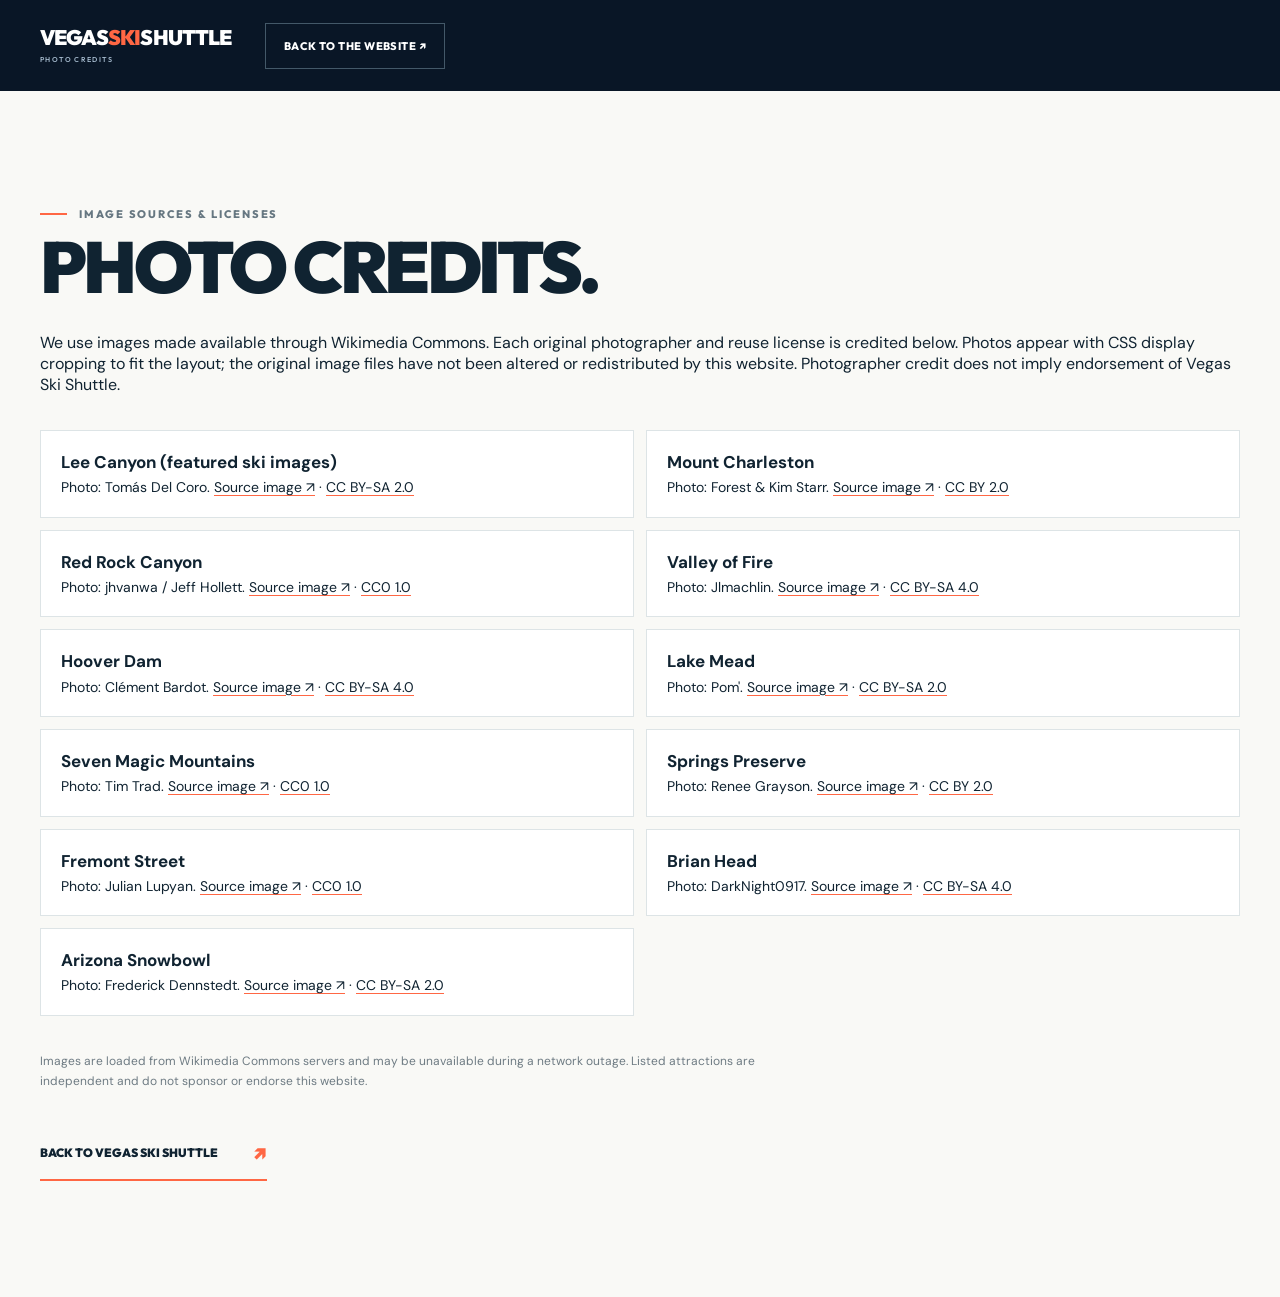
<file: photo-credits.html>
<!doctype html><html lang="en"><head><meta charset="utf-8"><meta name="viewport" content="width=device-width,initial-scale=1"><meta name="theme-color" content="#0a1627"><title>Photo Credits | Vegas Ski Shuttle</title><link rel="stylesheet" href="style.css"><link href="https://fonts.googleapis.com/css2?family=DM+Sans:wght@400;600;700&family=Outfit:wght@600;800;900&display=swap" rel="stylesheet"></head><body><header class="site-header"><div class="container nav-inner"><a href="index.html" class="brand"><span class="brand-copy"><strong>VEGAS<span>SKI</span>SHUTTLE</strong><small>PHOTO CREDITS</small></span></a><a class="nav-cta" href="index.html">BACK TO THE WEBSITE ↗</a></div></header><main class="credits-page section"><div class="container"><div class="eyebrow dark"><span class="eyebrow-line"></span> IMAGE SOURCES & LICENSES</div><h1>PHOTO CREDITS.</h1><p>We use images made available through Wikimedia Commons. Each original photographer and reuse license is credited below. Photos appear with CSS display cropping to fit the layout; the original image files have not been altered or redistributed by this website. Photographer credit does not imply endorsement of Vegas Ski Shuttle.</p><ul class="credits-list"><li><strong>Lee Canyon (featured ski images)</strong>Photo: Tomás Del Coro. <a target="_blank" rel="noopener noreferrer" href="https://commons.wikimedia.org/wiki/File:Las_Vegas_Ski_and_Snowboard_Resort_%288328257365%29.jpg">Source image ↗</a> · <a target="_blank" rel="noopener noreferrer" href="https://creativecommons.org/licenses/by-sa/2.0/">CC BY-SA 2.0</a></li><li><strong>Mount Charleston</strong>Photo: Forest &amp; Kim Starr. <a target="_blank" rel="noopener noreferrer" href="https://commons.wikimedia.org/wiki/File:Starr-071225-0654-Pinus_sp-habit_with_Forest_and_Kim_on_sled_in_snow-Spring_Mountains_National_Recreation_Area-Nevada_%2831145555180%29.jpg">Source image ↗</a> · <a target="_blank" rel="noopener noreferrer" href="https://creativecommons.org/licenses/by/2.0/">CC BY 2.0</a></li><li><strong>Red Rock Canyon</strong>Photo: jhvanwa / Jeff Hollett. <a target="_blank" rel="noopener noreferrer" href="https://commons.wikimedia.org/wiki/File:Red_Rock_Canyon_in_NV.jpg">Source image ↗</a> · <a target="_blank" rel="noopener noreferrer" href="https://creativecommons.org/publicdomain/zero/1.0/">CC0 1.0</a></li><li><strong>Valley of Fire</strong>Photo: Jlmachlin. <a target="_blank" rel="noopener noreferrer" href="https://commons.wikimedia.org/wiki/File:Valley_of_Fire%2C_National_Natural_Landmark%2C_Nevada.jpg">Source image ↗</a> · <a target="_blank" rel="noopener noreferrer" href="https://creativecommons.org/licenses/by-sa/4.0/">CC BY-SA 4.0</a></li><li><strong>Hoover Dam</strong>Photo: Clément Bardot. <a target="_blank" rel="noopener noreferrer" href="https://commons.wikimedia.org/wiki/File:Hoover_Dam%2C_Nevada.jpg">Source image ↗</a> · <a target="_blank" rel="noopener noreferrer" href="https://creativecommons.org/licenses/by-sa/4.0/">CC BY-SA 4.0</a></li><li><strong>Lake Mead</strong>Photo: Pom&#x27;. <a target="_blank" rel="noopener noreferrer" href="https://commons.wikimedia.org/wiki/File:Lake_Mead%2C_Nevada%2C_USA_%2851116649314%29.jpg">Source image ↗</a> · <a target="_blank" rel="noopener noreferrer" href="https://creativecommons.org/licenses/by-sa/2.0/">CC BY-SA 2.0</a></li><li><strong>Seven Magic Mountains</strong>Photo: Tim Trad. <a target="_blank" rel="noopener noreferrer" href="https://commons.wikimedia.org/wiki/File:One_Magic_Mountain_%28Unsplash%29.jpg">Source image ↗</a> · <a target="_blank" rel="noopener noreferrer" href="https://creativecommons.org/publicdomain/zero/1.0/">CC0 1.0</a></li><li><strong>Springs Preserve</strong>Photo: Renee Grayson. <a target="_blank" rel="noopener noreferrer" href="https://commons.wikimedia.org/wiki/File:Springs_Preserve.jpg">Source image ↗</a> · <a target="_blank" rel="noopener noreferrer" href="https://creativecommons.org/licenses/by/2.0/">CC BY 2.0</a></li><li><strong>Fremont Street</strong>Photo: Julian Lupyan. <a target="_blank" rel="noopener noreferrer" href="https://commons.wikimedia.org/wiki/File:The_Fremont_Street_Experience.jpg">Source image ↗</a> · <a target="_blank" rel="noopener noreferrer" href="https://creativecommons.org/publicdomain/zero/1.0/">CC0 1.0</a></li><li><strong>Brian Head</strong>Photo: DarkNight0917. <a target="_blank" rel="noopener noreferrer" href="https://commons.wikimedia.org/wiki/File:Brian_Head_Dec_2023_02.jpg">Source image ↗</a> · <a target="_blank" rel="noopener noreferrer" href="https://creativecommons.org/licenses/by-sa/4.0/">CC BY-SA 4.0</a></li><li><strong>Arizona Snowbowl</strong>Photo: Frederick Dennstedt. <a target="_blank" rel="noopener noreferrer" href="https://commons.wikimedia.org/wiki/File:Snowbowl_Skilift%2C_2008.jpg">Source image ↗</a> · <a target="_blank" rel="noopener noreferrer" href="https://creativecommons.org/licenses/by-sa/2.0/">CC BY-SA 2.0</a></li></ul><p class="fineprint">Images are loaded from Wikimedia Commons servers and may be unavailable during a network outage. Listed attractions are independent and do not sponsor or endorse this website.</p><a class="text-link" href="index.html">BACK TO VEGAS SKI SHUTTLE <span>↗</span></a></div></main></body></html>
</file>
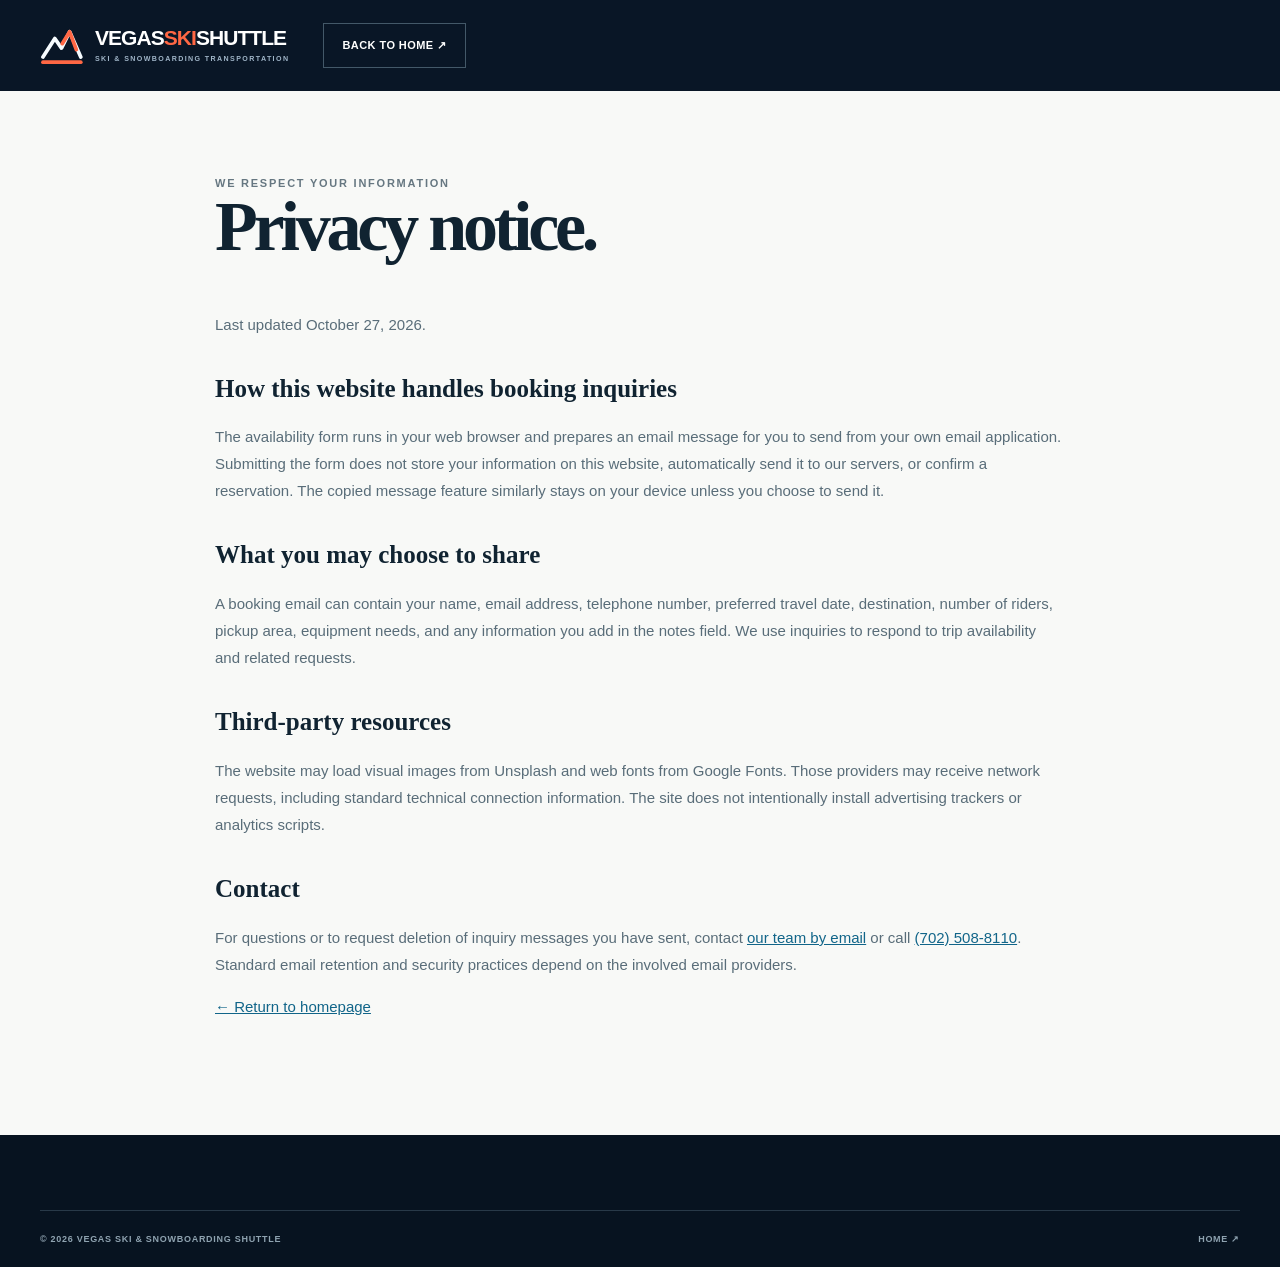
<file: privacy.html>
<!doctype html><html lang="en"><head><meta charset="utf-8"><meta name="viewport" content="width=device-width,initial-scale=1"><title>Privacy | Vegas Ski & Snowboarding Shuttle</title><meta name="robots" content="index,follow"><link rel="stylesheet" href="style.css"><link rel="icon" href="assets/favicon.svg" type="image/svg+xml"></head><body><header class="site-header"><div class="container nav-inner"><a class="brand" href="index.html"><span class="brand-mark" aria-hidden="true"><svg viewBox="0 0 58 53" fill="none"><path d="M4 42 20 17l9 13L40 8l15 34" stroke="#F7FCFF" stroke-width="5" stroke-linecap="round" stroke-linejoin="round"/><path d="m30 24 10-16 9 24" stroke="#FF6744" stroke-width="5" stroke-linecap="round" stroke-linejoin="round"/><path d="M4 49h51" stroke="#FF6744" stroke-width="5" stroke-linecap="round"/></svg></span><span class="brand-copy"><strong>VEGAS<span>SKI</span>SHUTTLE</strong><small>SKI & SNOWBOARDING TRANSPORTATION</small></span></a><a class="nav-cta" href="index.html">BACK TO HOME ↗</a></div></header><main class="legal-shell"><div class="container legal-content"><div class="eyebrow dark">WE RESPECT YOUR INFORMATION</div><h1>Privacy notice.</h1><p>Last updated October 27, 2026.</p><h2>How this website handles booking inquiries</h2><p>The availability form runs in your web browser and prepares an email message for you to send from your own email application. Submitting the form does not store your information on this website, automatically send it to our servers, or confirm a reservation. The copied message feature similarly stays on your device unless you choose to send it.</p><h2>What you may choose to share</h2><p>A booking email can contain your name, email address, telephone number, preferred travel date, destination, number of riders, pickup area, equipment needs, and any information you add in the notes field. We use inquiries to respond to trip availability and related requests.</p><h2>Third-party resources</h2><p>The website may load visual images from Unsplash and web fonts from Google Fonts. Those providers may receive network requests, including standard technical connection information. The site does not intentionally install advertising trackers or analytics scripts.</p><h2>Contact</h2><p>For questions or to request deletion of inquiry messages you have sent, contact <a href="mailto:Booking@ski.vegas?subject=Vegas%20Ski%20Shuttle%20Privacy">our team by email</a> or call <a href="tel:+17025088110">(702) 508-8110</a>. Standard email retention and security practices depend on the involved email providers.</p><p><a href="index.html">← Return to homepage</a></p></div></main><footer class="site-footer"><div class="container footer-bottom"><span>© 2026 VEGAS SKI & SNOWBOARDING SHUTTLE</span><a href="index.html">HOME ↗</a></div></footer></body></html>
</file>
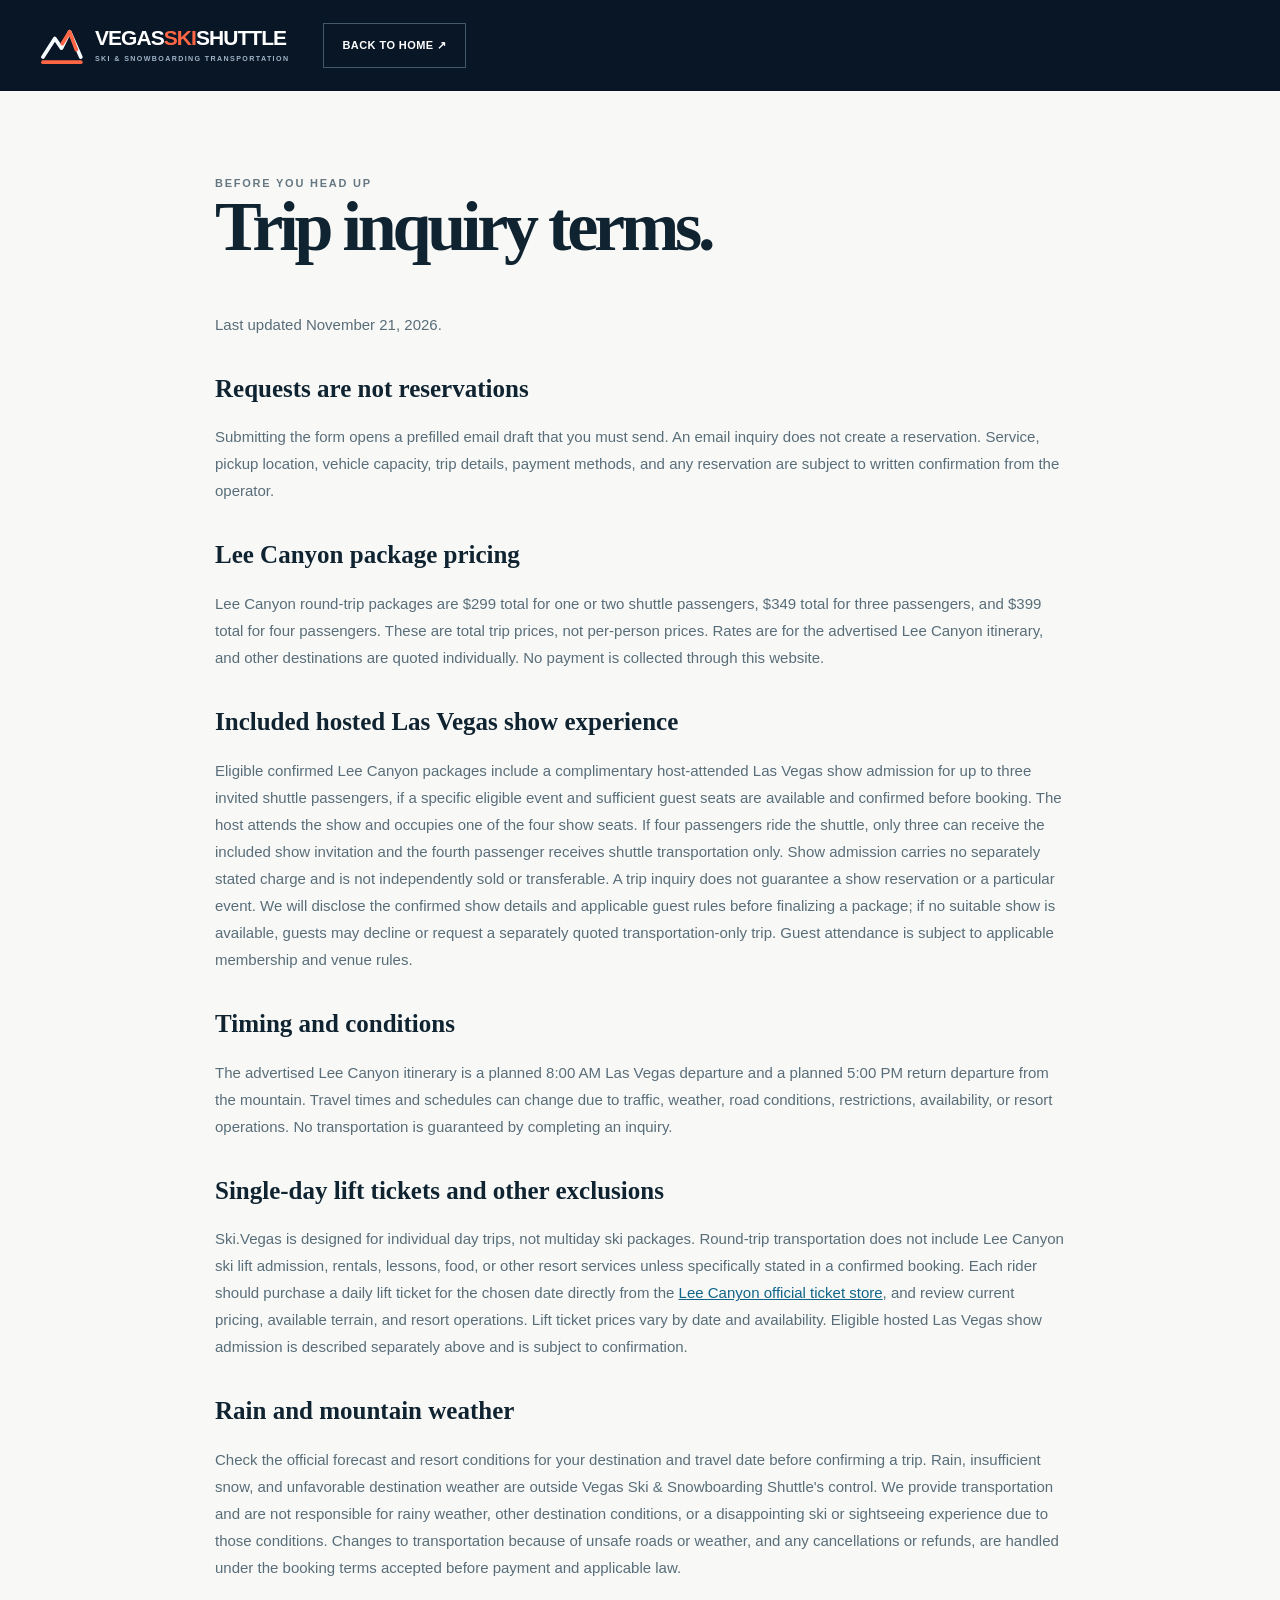
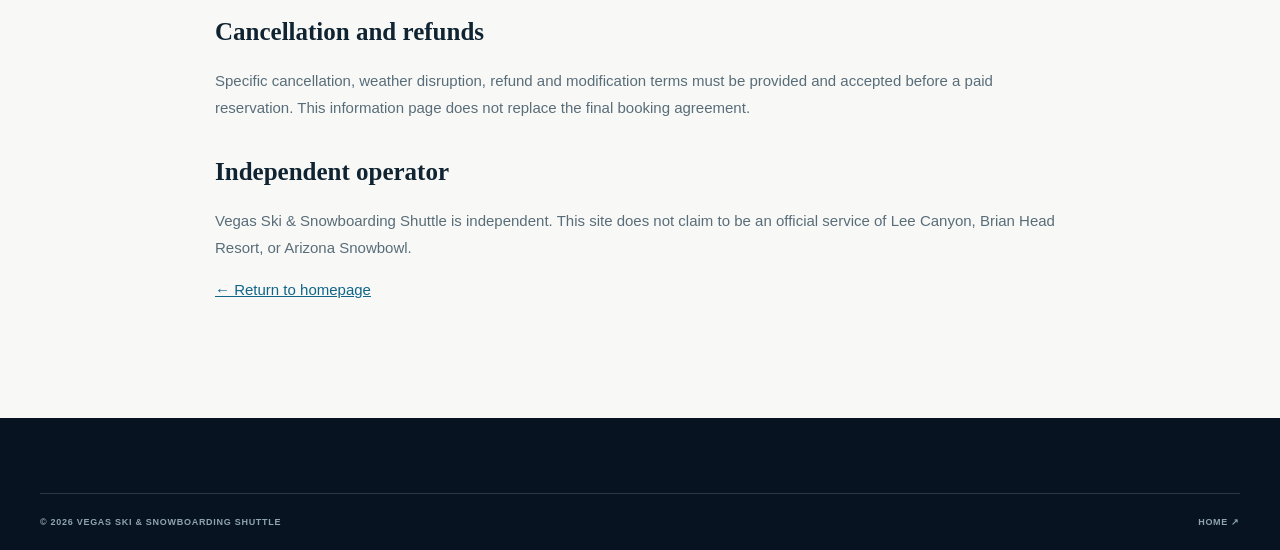
<file: terms.html>
<!doctype html><html lang="en"><head><meta charset="utf-8"><meta name="viewport" content="width=device-width,initial-scale=1"><title>Trip Inquiry Terms | Vegas Ski & Snowboarding Shuttle</title><link rel="stylesheet" href="style.css"><link rel="icon" href="assets/favicon.svg" type="image/svg+xml"></head><body><header class="site-header"><div class="container nav-inner"><a class="brand" href="index.html"><span class="brand-mark" aria-hidden="true"><svg viewBox="0 0 58 53" fill="none"><path d="M4 42 20 17l9 13L40 8l15 34" stroke="#F7FCFF" stroke-width="5" stroke-linecap="round" stroke-linejoin="round"/><path d="m30 24 10-16 9 24" stroke="#FF6744" stroke-width="5" stroke-linecap="round" stroke-linejoin="round"/><path d="M4 49h51" stroke="#FF6744" stroke-width="5" stroke-linecap="round"/></svg></span><span class="brand-copy"><strong>VEGAS<span>SKI</span>SHUTTLE</strong><small>SKI & SNOWBOARDING TRANSPORTATION</small></span></a><a class="nav-cta" href="index.html">BACK TO HOME ↗</a></div></header><main class="legal-shell"><div class="container legal-content"><div class="eyebrow dark">BEFORE YOU HEAD UP</div><h1>Trip inquiry terms.</h1><p>Last updated November 21, 2026.</p><h2>Requests are not reservations</h2><p>Submitting the form opens a prefilled email draft that you must send. An email inquiry does not create a reservation. Service, pickup location, vehicle capacity, trip details, payment methods, and any reservation are subject to written confirmation from the operator.</p><h2>Lee Canyon package pricing</h2><p>Lee Canyon round-trip packages are $299 total for one or two shuttle passengers, $349 total for three passengers, and $399 total for four passengers. These are total trip prices, not per-person prices. Rates are for the advertised Lee Canyon itinerary, and other destinations are quoted individually. No payment is collected through this website.</p><h2>Included hosted Las Vegas show experience</h2><p>Eligible confirmed Lee Canyon packages include a complimentary host-attended Las Vegas show admission for up to three invited shuttle passengers, if a specific eligible event and sufficient guest seats are available and confirmed before booking. The host attends the show and occupies one of the four show seats. If four passengers ride the shuttle, only three can receive the included show invitation and the fourth passenger receives shuttle transportation only. Show admission carries no separately stated charge and is not independently sold or transferable. A trip inquiry does not guarantee a show reservation or a particular event. We will disclose the confirmed show details and applicable guest rules before finalizing a package; if no suitable show is available, guests may decline or request a separately quoted transportation-only trip. Guest attendance is subject to applicable membership and venue rules.</p><h2>Timing and conditions</h2><p>The advertised Lee Canyon itinerary is a planned 8:00 AM Las Vegas departure and a planned 5:00 PM return departure from the mountain. Travel times and schedules can change due to traffic, weather, road conditions, restrictions, availability, or resort operations. No transportation is guaranteed by completing an inquiry.</p><h2>Single-day lift tickets and other exclusions</h2><p>Ski.Vegas is designed for individual day trips, not multiday ski packages. Round-trip transportation does not include Lee Canyon ski lift admission, rentals, lessons, food, or other resort services unless specifically stated in a confirmed booking. Each rider should purchase a daily lift ticket for the chosen date directly from the <a href="https://store.leecanyonlv.com/">Lee Canyon official ticket store</a>, and review current pricing, available terrain, and resort operations. Lift ticket prices vary by date and availability. Eligible hosted Las Vegas show admission is described separately above and is subject to confirmation.</p><h2>Rain and mountain weather</h2><p>Check the official forecast and resort conditions for your destination and travel date before confirming a trip. Rain, insufficient snow, and unfavorable destination weather are outside Vegas Ski &amp; Snowboarding Shuttle's control. We provide transportation and are not responsible for rainy weather, other destination conditions, or a disappointing ski or sightseeing experience due to those conditions. Changes to transportation because of unsafe roads or weather, and any cancellations or refunds, are handled under the booking terms accepted before payment and applicable law.</p><h2>Cancellation and refunds</h2><p>Specific cancellation, weather disruption, refund and modification terms must be provided and accepted before a paid reservation. This information page does not replace the final booking agreement.</p><h2>Independent operator</h2><p>Vegas Ski & Snowboarding Shuttle is independent. This site does not claim to be an official service of Lee Canyon, Brian Head Resort, or Arizona Snowbowl.</p><p><a href="index.html">← Return to homepage</a></p></div></main><footer class="site-footer"><div class="container footer-bottom"><span>© 2026 VEGAS SKI & SNOWBOARDING SHUTTLE</span><a href="index.html">HOME ↗</a></div></footer></body></html>
</file>
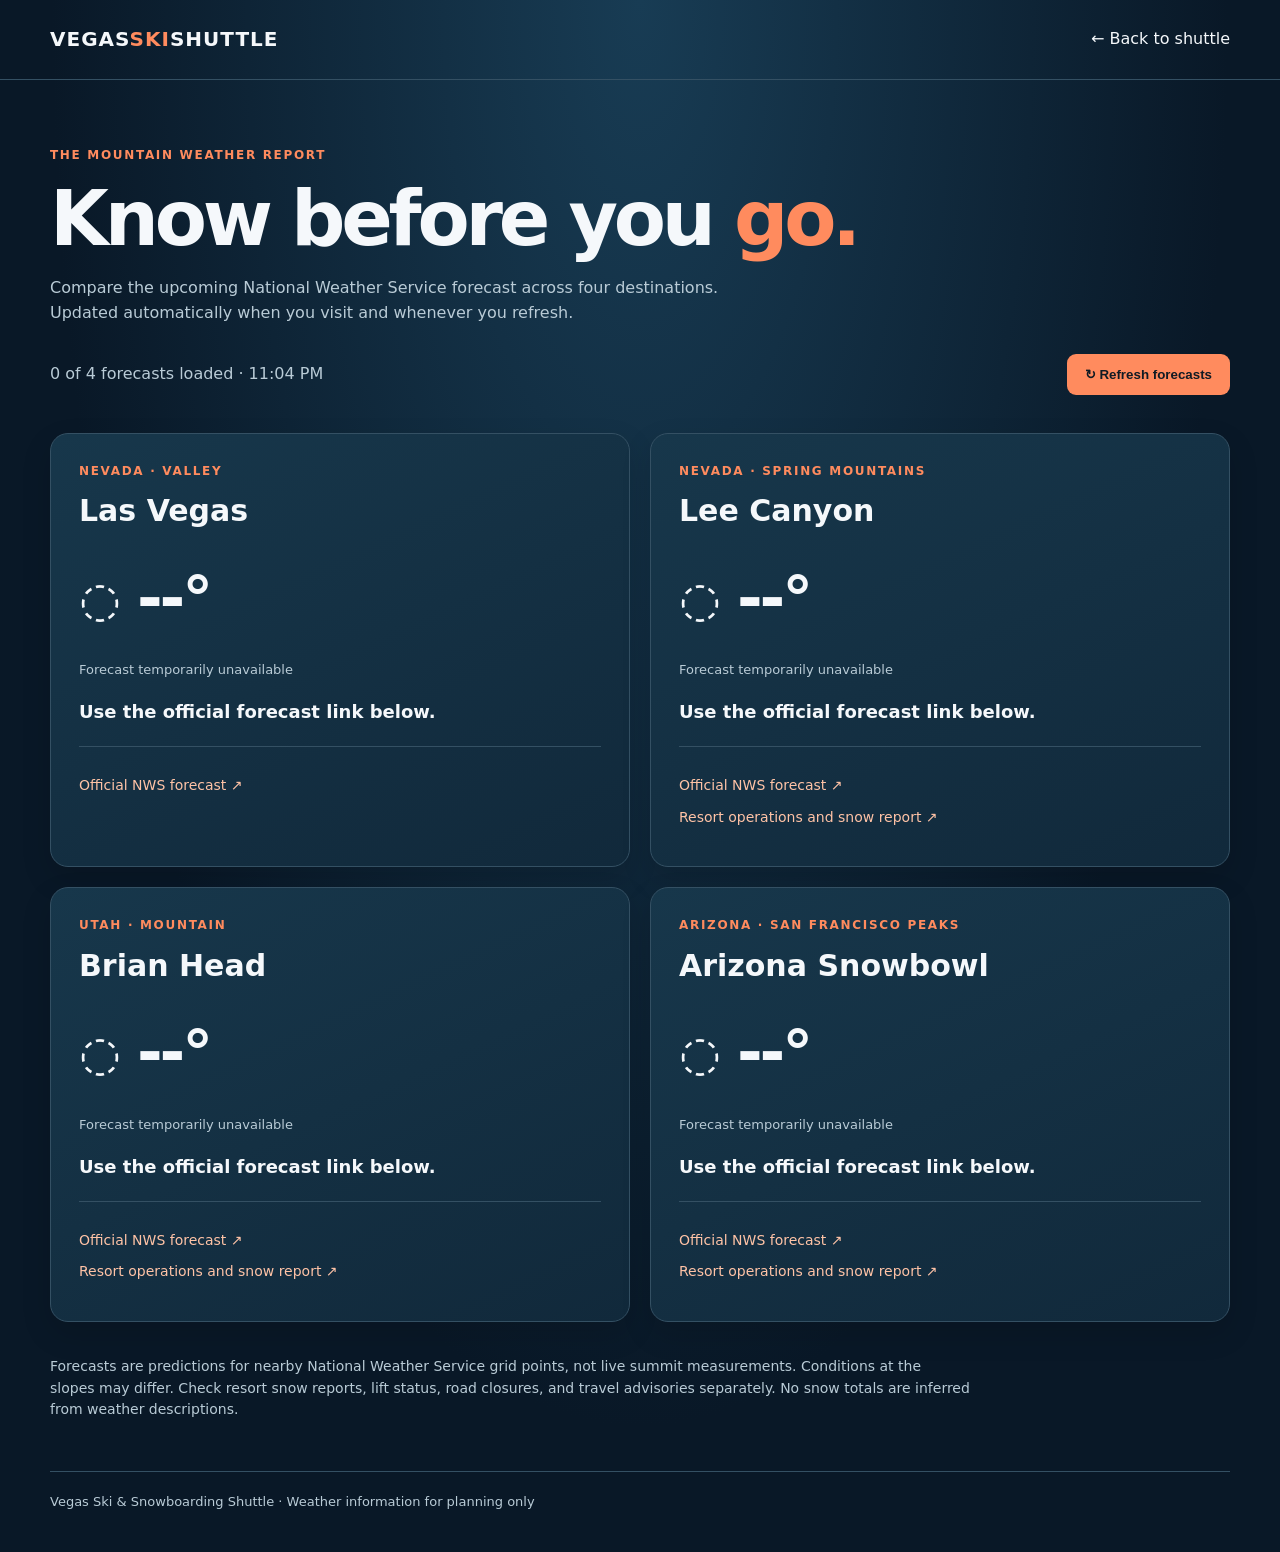
<file: weather.html>
<!doctype html>
<html lang="en"><head><meta charset="utf-8"><meta name="viewport" content="width=device-width,initial-scale=1"><meta name="description" content="Compare Lee Canyon weather forecasts with Las Vegas, Brian Head, and Arizona Snowbowl. Check upcoming temperatures, wind, and official mountain weather links before your ski trip."><title>Lee Canyon Snow & Weather Forecast | Vegas Ski Shuttle</title><link rel="canonical" href="https://ski.vegas/weather.html"><meta name="robots" content="index,follow"><meta property="og:type" content="website"><meta property="og:title" content="Lee Canyon & Mountain Weather Forecast | Vegas Ski Shuttle"><meta property="og:url" content="https://ski.vegas/weather.html"><link rel="stylesheet" href="weather-report.css"><script src="weather-report.js" defer></script></head><body>
<header><div class="wrap top"><a class="brand" href="./index.html">VEGAS<span>SKI</span>SHUTTLE</a><a href="./index.html">← Back to shuttle</a></div></header>
<main class="wrap"><div class="intro"><p class="eyebrow">THE MOUNTAIN WEATHER REPORT</p><h1>Know before you <em>go.</em></h1><p>Compare the upcoming National Weather Service forecast across four destinations. Updated automatically when you visit and whenever you refresh.</p><div class="toolbar"><span id="status" role="status" aria-live="polite">Retrieving forecasts…</span><button id="refresh" type="button">↻ Refresh forecasts</button></div></div>
<section class="grid" id="reports" aria-label="Mountain weather forecasts">
<article class="weather-card" data-place="vegas"><div class="place-tag">NEVADA · VALLEY</div><h2>Las Vegas</h2><div class="reading"><span class="icon">◌</span><strong class="temp">--°</strong></div><p class="period">Upcoming forecast</p><p class="summary">Loading forecast…</p><p class="wind">Wind: —</p><div class="days"></div><a href="https://forecast.weather.gov/MapClick.php?lat=36.1699&lon=-115.1398" target="_blank" rel="noopener noreferrer">Official NWS forecast ↗</a></article>
<article class="weather-card" data-place="lee"><div class="place-tag">NEVADA · SPRING MOUNTAINS</div><h2>Lee Canyon</h2><div class="reading"><span class="icon">◌</span><strong class="temp">--°</strong></div><p class="period">Upcoming forecast</p><p class="summary">Loading forecast…</p><p class="wind">Wind: —</p><div class="days"></div><a href="https://forecast.weather.gov/MapClick.php?lat=36.302&lon=-115.679" target="_blank" rel="noopener noreferrer">Official NWS forecast ↗</a><a href="https://www.leecanyonlv.com/" target="_blank" rel="noopener noreferrer">Resort operations and snow report ↗</a></article>
<article class="weather-card" data-place="brian"><div class="place-tag">UTAH · MOUNTAIN</div><h2>Brian Head</h2><div class="reading"><span class="icon">◌</span><strong class="temp">--°</strong></div><p class="period">Upcoming forecast</p><p class="summary">Loading forecast…</p><p class="wind">Wind: —</p><div class="days"></div><a href="https://forecast.weather.gov/MapClick.php?lat=37.692&lon=-112.848" target="_blank" rel="noopener noreferrer">Official NWS forecast ↗</a><a href="https://www.brianhead.com/" target="_blank" rel="noopener noreferrer">Resort operations and snow report ↗</a></article>
<article class="weather-card" data-place="snowbowl"><div class="place-tag">ARIZONA · SAN FRANCISCO PEAKS</div><h2>Arizona Snowbowl</h2><div class="reading"><span class="icon">◌</span><strong class="temp">--°</strong></div><p class="period">Upcoming forecast</p><p class="summary">Loading forecast…</p><p class="wind">Wind: —</p><div class="days"></div><a href="https://forecast.weather.gov/MapClick.php?lat=35.33&lon=-111.71" target="_blank" rel="noopener noreferrer">Official NWS forecast ↗</a><a href="https://www.snowbowl.ski/" target="_blank" rel="noopener noreferrer">Resort operations and snow report ↗</a></article>
</section><p class="note">Forecasts are predictions for nearby National Weather Service grid points, not live summit measurements. Conditions at the slopes may differ. Check resort snow reports, lift status, road closures, and travel advisories separately. No snow totals are inferred from weather descriptions.</p></main><footer class="wrap">Vegas Ski & Snowboarding Shuttle · Weather information for planning only</footer></body></html>
</file>
<file: style.css>
:root{--night:#091626;--night2:#11263a;--deep:#152c3e;--orange:#ff6744;--orange2:#fc8b62;--ice:#eaf2f4;--off:#f8f9f7;--white:#fff;--sub:#65717d;--line:#d7dfe1;--ink:#102331;--max:1230px}
*{box-sizing:border-box}html{scroll-behavior:smooth;scroll-padding-top:84px}body{margin:0;font-family:"DM Sans",Arial,sans-serif;color:var(--ink);background:var(--off);-webkit-font-smoothing:antialiased}h1,h2,h3,h4,p{margin-top:0}h1,h2,h3,.brand,.eyebrow,.btn,.topbar,.nav-cta,.quick-book,.form-kicker,.footer-bottom{font-family:"Outfit",Arial,sans-serif}a{text-decoration:none;color:inherit}button,select,input,textarea{font:inherit}button{cursor:pointer}button:focus-visible,a:focus-visible,select:focus-visible,input:focus-visible,textarea:focus-visible,summary:focus-visible{outline:3px solid #61bdf5;outline-offset:3px}svg{max-width:100%}.container{width:min(calc(100% - 80px),var(--max));margin-inline:auto}.section{padding:116px 0}.skip-link{position:absolute;top:-100px;left:16px;background:var(--orange);padding:16px;z-index:9999;color:#111}.skip-link:focus{top:10px}.topbar{background:#06101e;color:#a6b5c1;font-size:10px;letter-spacing:.14em;font-weight:600}.topbar-inner{height:39px;display:flex;align-items:center;justify-content:space-between}.topbar-item{display:flex;align-items:center;gap:9px}.pulse-dot{width:6px;height:6px;border-radius:99px;background:var(--orange);box-shadow:0 0 0 4px #ff67442d}.topbar-phone{display:flex;align-items:center;gap:7px;letter-spacing:normal;font-family:"DM Sans",sans-serif;font-size:11px}.topbar-phone strong{color:#fff}.topbar-phone svg{width:14px;height:14px;stroke:var(--orange);fill:none;stroke-width:1.8}
.site-header{position:relative;z-index:40;background:var(--night);color:white}.nav-inner{height:91px;display:flex;align-items:center;gap:34px}.brand{display:flex;align-items:center;gap:12px;flex-shrink:0}.brand-mark{width:43px;height:43px;display:flex;align-items:center}.brand-mark svg{width:100%;height:100%}.brand-copy{display:flex;flex-direction:column;line-height:1}.brand-copy strong{font-size:21px;letter-spacing:-.045em;font-weight:900;white-space:nowrap}.brand-copy strong span{color:var(--orange)}.brand-copy small{font-size:7.1px;font-weight:600;letter-spacing:.195em;color:#a0b5c8;margin-top:8px;white-space:nowrap}.desktop-nav{display:flex;align-items:center;gap:30px;margin-left:auto}.desktop-nav a{font-family:"DM Sans",sans-serif;font-size:12px;font-weight:700;color:#bfc8d0;transition:color .2s}.desktop-nav a:hover{color:#fff}.nav-cta{display:flex;align-items:center;justify-content:space-between;gap:20px;border:1px solid #7e99aa80;padding:15px 18px;font-size:11px;font-weight:800;letter-spacing:.04em;white-space:nowrap}.nav-cta:hover{background:var(--orange);border-color:var(--orange)}.nav-cta span{color:var(--orange);font-size:19px}.nav-cta:hover span{color:var(--night)}.menu-toggle,.mobile-nav{display:none}
.hero{min-height:660px;position:relative;background:#16344c;color:#fff;overflow:hidden;isolation:isolate}.hero-photo,.hero-shade,.hero-grain{position:absolute;inset:0;pointer-events:none}.hero-photo{z-index:-3;background-color:#16344c;background-image:linear-gradient(90deg,#0d243b55,#0d26311a),url("https://thumb.wikimedia.org/wikipedia/commons/thumb/b/bf/Las_Vegas_Ski_and_Snowboard_Resort_%288328257365%29.jpg/960px-Las_Vegas_Ski_and_Snowboard_Resort_%288328257365%29.jpg");background-position:center,center 51%;background-size:cover}.hero-shade{z-index:-2;background:linear-gradient(90deg,#081829ef 0%,#081829ca 30%,#0a223350 63%,#0b203366 100%),linear-gradient(0deg,#081829e8 0%,transparent 34%)}.hero-grain{z-index:-1;background-image:radial-gradient(#fff8 0.45px,transparent .45px);background-size:7px 7px;opacity:.07}.hero-content{min-height:660px;display:flex;align-items:center;justify-content:space-between;gap:40px;padding-top:40px;padding-bottom:60px}.hero-main{max-width:730px;margin-top:-4px}.eyebrow{font-size:11px;letter-spacing:.16em;font-weight:800;display:flex;gap:12px;align-items:center;line-height:1.3}.eyebrow-line{display:inline-block;width:27px;height:2px;background:var(--orange);flex-shrink:0}.eyebrow.light{color:#cbd9dc}.eyebrow.dark{color:#667781}.hero h1{font-size:clamp(66px,7.3vw,113px);letter-spacing:-.065em;font-weight:900;line-height:.91;margin:24px 0 28px}.hero h1 em{font-style:normal;color:var(--orange)}.hero h1 span{color:#eef7f8}.hero-description{font-size:17px;line-height:1.7;color:#d0dae1;max-width:470px;margin-bottom:31px}.hero-buttons{display:flex;gap:13px;flex-wrap:wrap}.btn{display:inline-flex;align-items:center;justify-content:space-between;gap:40px;min-height:56px;padding:16px 22px;font-size:12px;font-weight:900;letter-spacing:.05em;transition:transform .18s,background .18s}.btn:hover{transform:translateY(-2px)}.btn span{font-size:21px;line-height:1}.btn-orange{background:var(--orange);color:#102333}.btn-orange:hover{background:#ff8b6c}.btn-ghost{border:1px solid #b8cbd180;color:#fff;gap:14px}.btn-ghost:hover{background:#ffffff18}.play-icon{display:grid;place-items:center;width:24px;height:24px;border:1px solid #dce8ea;border-radius:100%;font-size:8px!important}.hero-micro{margin-top:45px;font-size:10px;letter-spacing:.14em;font-weight:700;color:#c6d4db}.micro-symbol{color:var(--orange);font-size:22px;vertical-align:middle;margin-right:7px}.hero-float-card{align-self:flex-end;flex:0 0 273px;background:#f6f8f5;color:var(--night);padding:24px 24px 23px;margin-bottom:10px;box-shadow:0 15px 55px #07142152;transform:rotate(-2deg)}.float-top{display:flex;align-items:center;justify-content:space-between;font-size:9px;font-weight:900;letter-spacing:.13em}.float-icon{background:var(--orange);font-size:18px;line-height:1;display:grid;place-items:center;width:32px;height:32px}.float-destination{font-family:"Outfit";font-size:57px;line-height:.89;font-weight:900;letter-spacing:-.07em;margin-top:30px}.float-destination span{color:var(--orange)}.float-divider{height:2px;background:#172a37;margin:28px 0 15px}.float-row{display:flex;align-items:center;justify-content:space-between;padding:13px 0;border-bottom:1px solid #d2dadd;font-size:9px;font-weight:700;letter-spacing:.03em}.float-row strong{font-size:13px;font-weight:900;letter-spacing:0}.float-bottom{display:flex;align-items:end;justify-content:space-between;padding-top:23px}.float-bottom>span{font-size:9px;font-weight:800;letter-spacing:.1em;line-height:1.2}.float-bottom strong{font-family:"Outfit";font-size:33px;font-weight:900;letter-spacing:-.05em}.float-bottom small{letter-spacing:0;font-size:10px;font-weight:600}.float-bottom a{display:grid;place-items:center;background:var(--night);color:#fff;width:43px;height:43px;font-size:24px}.hero-edge{position:absolute;bottom:0;left:0;right:0;border-top:1px solid #aec2d14f;padding:14px 0;color:#c2d1d5;font-size:10px;letter-spacing:.12em;font-weight:800}.hero-edge .container{display:flex;justify-content:space-between}.hero-edge span span{color:var(--orange);font-size:16px}
.quick-book-wrap{position:relative;z-index:4;background:var(--off)}.quick-book{display:grid;grid-template-columns:1.1fr 1.2fr 1.04fr .8fr .9fr;align-items:stretch;min-height:122px;margin-top:-1px;background:white;box-shadow:0 16px 56px #0d213619}.quick-heading{background:var(--orange);display:flex;justify-content:space-between;align-items:center;padding:25px;color:var(--night);line-height:1.05;font-size:13px;font-weight:700}.quick-heading strong{font-size:22px;font-weight:900;letter-spacing:-.045em}.quick-heading-mark{font-size:37px;align-self:flex-start;line-height:.9}.quick-field{display:flex;flex-direction:column;gap:12px;justify-content:center;padding:15px 22px;border-right:1px solid #e7e9e9;font-size:10px;letter-spacing:.08em;font-weight:900;color:#65717c}.quick-field select,.quick-field input{height:33px;width:100%;border:0;border-radius:0;background:transparent;font-size:14px;color:var(--night);font-weight:800;outline-offset:1px;letter-spacing:0;min-width:0}.quick-submit{background:var(--night);border:0;color:white;margin:20px;display:flex;align-items:center;justify-content:center;gap:26px;font-family:"Outfit";font-size:12px;font-weight:900;letter-spacing:.035em}.quick-submit:hover{background:var(--deep)}.quick-submit span{font-size:21px;color:var(--orange)}
.intro-section{background:var(--off)}.intro-grid{display:grid;grid-template-columns:.96fr 1.04fr;gap:100px;align-items:center}.intro-text h2,.section-heading h2,.schedule-copy h2,.booking-intro h2,.faq-grid h2{font-size:clamp(45px,5.1vw,76px);line-height:.99;letter-spacing:-.065em;font-weight:900;margin:21px 0 27px}.intro-text h2 span,.section-heading h2 span,.schedule-copy h2 span,.booking-intro h2 span,.faq-grid h2 span{color:var(--orange)}.intro-text>p{line-height:1.84;color:#64737d;font-size:15px;max-width:500px}.text-link{display:inline-flex;gap:35px;align-items:center;border-bottom:2px solid var(--orange);padding:16px 0 13px;margin-top:20px;font-family:"Outfit";font-size:12px;font-weight:900}.text-link span{color:var(--orange);font-size:21px}.intro-visual{position:relative;padding-right:40px;padding-bottom:39px}.intro-image{height:475px;width:100%;background-color:#94b2c7;background-image:url("https://thumb.wikimedia.org/wikipedia/commons/thumb/b/bf/Las_Vegas_Ski_and_Snowboard_Resort_%288328257365%29.jpg/960px-Las_Vegas_Ski_and_Snowboard_Resort_%288328257365%29.jpg");background-position:center;background-size:cover;position:relative}.intro-image:after{content:"";position:absolute;inset:0;background:linear-gradient(0deg,#08172755,transparent 45%)}.intro-stamp{position:absolute;right:0;bottom:64px;width:185px;height:180px;background:var(--orange);padding:24px;transform:rotate(4deg);font-family:"Outfit";font-size:15px;line-height:1.07;font-weight:800;box-shadow:0 18px 40px #182c342e}.intro-stamp strong{display:block;font-size:21px;font-weight:900;margin-top:8px}.intro-stamp b{position:absolute;right:19px;bottom:17px;font-size:39px;font-weight:400}.intro-visual-label{position:absolute;left:0;bottom:0;font-size:10px;letter-spacing:.08em;font-weight:900}.intro-visual-label span{color:var(--orange);margin-left:12px;font-size:19px}
.dest-section{background:#e9eff0}.section-heading{display:flex;justify-content:space-between;align-items:end;gap:45px;margin-bottom:44px}.section-heading h2{margin-bottom:0}.section-heading>p{font-size:14px;color:#61717a;line-height:1.8;max-width:330px;margin-bottom:4px}.dest-grid{display:grid;grid-template-columns:1fr 1fr 1fr;gap:18px}.dest-card{position:relative;isolation:isolate;height:480px;overflow:hidden;background:#1c3b4e;color:white}.dest-image,.dest-overlay{position:absolute;inset:0;z-index:-2}.dest-image{background-size:cover;background-position:center;transition:transform .5s}.dest-card:hover .dest-image{transform:scale(1.055)}.lee-img{background-image:url("https://thumb.wikimedia.org/wikipedia/commons/thumb/b/bf/Las_Vegas_Ski_and_Snowboard_Resort_%288328257365%29.jpg/960px-Las_Vegas_Ski_and_Snowboard_Resort_%288328257365%29.jpg")}.brian-img{background-image:url("https://thumb.wikimedia.org/wikipedia/commons/thumb/b/b7/Brian_Head_Dec_2023_02.jpg/960px-Brian_Head_Dec_2023_02.jpg")}.arizona-img{background-image:url("https://thumb.wikimedia.org/wikipedia/commons/thumb/d/d6/Snowbowl_Skilift%2C_2008.jpg/960px-Snowbowl_Skilift%2C_2008.jpg")}.dest-overlay{z-index:-1;background:linear-gradient(180deg,#0a1a29a3 0%,transparent 27%,#0a1825e8 100%)}.dest-tag{position:absolute;top:24px;left:25px;background:var(--orange);color:var(--night);font-family:"Outfit";font-size:10px;letter-spacing:.07em;font-weight:900;padding:12px 14px}.dest-content{position:absolute;left:27px;right:27px;bottom:25px}.dest-kicker{font-size:10px;color:#d4e3e4;letter-spacing:.11em;font-weight:800}.dest-card h3{font-size:42px;line-height:1;letter-spacing:-.055em;font-weight:900;margin:8px 0 10px}.dest-card h3 span{color:var(--orange)}.dest-content>p{font-size:13px;color:#d4dce1;margin-bottom:27px}.dest-bottom{border-top:1px solid #c0d1da66;padding-top:20px;display:flex;justify-content:space-between;align-items:end}.dest-bottom>div{display:flex;flex-direction:column;gap:5px}.dest-bottom span{font-size:9px;font-weight:800;letter-spacing:.11em;color:#c4d5dd}.dest-bottom strong{font-size:27px;font-family:"Outfit";font-weight:900;letter-spacing:-.04em}.dest-bottom strong small{font-size:12px;letter-spacing:0;font-weight:600}.dest-bottom .ask-quote{font-size:17px;letter-spacing:0}.dest-arrow{width:48px;height:48px;border:0;background:var(--orange);font-family:"Outfit";font-size:26px;line-height:1;color:var(--night);transition:background .2s}.dest-arrow:hover{background:white}.fineprint{font-size:12px;line-height:1.7;color:#6e7b83}.dest-note{margin:18px 0 0}
.how-section{background:#0b1a29;color:white}.section-heading.on-dark .eyebrow{color:#b6c8d0}.section-heading.on-dark>p{color:#a6b9c2}.steps-grid{display:grid;grid-template-columns:repeat(3,1fr);gap:18px}.step-card{padding:28px 30px 39px;border:1px solid #2e4252;background:#102235;min-height:316px}.step-num{font-family:"Outfit";font-weight:900;font-size:13px;color:#b7c6cf;display:flex;align-items:center;justify-content:space-between}.step-num span{font-size:20px;color:var(--orange)}.step-icon{margin:28px 0 25px;color:var(--orange)}.step-icon svg{width:59px;height:59px}.step-card h3{font-size:23px;font-weight:900;letter-spacing:-.02em;margin-bottom:10px}.step-card p{font-size:14px;line-height:1.75;color:#9fb1bd;max-width:280px;margin-bottom:0}
.schedule-section{background:var(--off)}.schedule-grid{display:grid;grid-template-columns:1.1fr .9fr;gap:75px;align-items:center}.schedule-copy h2{max-width:650px}.schedule-copy>p:not(.fineprint){font-size:15px;color:#6a7a83;line-height:1.8}.timeline{margin:36px 0 16px}.time-entry{display:grid;grid-template-columns:32px 108px auto;gap:8px;min-height:92px}.time-indicator{position:relative;display:flex;justify-content:center}.time-indicator:after{content:"";height:100%;width:1px;background:#c6d2d6;position:absolute;top:0}.time-entry:last-child .time-indicator:after{height:12px}.time-indicator span{background:var(--orange);width:12px;height:12px;border:3px solid var(--off);border-radius:50%;z-index:1;margin-top:3px;box-shadow:0 0 0 1px var(--orange)}.time-label{font-family:"Outfit";font-size:25px;font-weight:900;line-height:1.05;letter-spacing:-.05em}.time-label small{font-size:10px;letter-spacing:0}.time-entry strong{font-size:15px}.time-entry p{font-size:13px;line-height:1.5;color:#70818b;margin:7px 0 0}.schedule-copy .fineprint{max-width:590px}.schedule-image{height:610px;position:relative;background:#78909b;overflow:hidden}.schedule-image-bg{position:absolute;inset:0;background-color:#78909b;background-image:url("https://thumb.wikimedia.org/wikipedia/commons/thumb/b/bf/Las_Vegas_Ski_and_Snowboard_Resort_%288328257365%29.jpg/960px-Las_Vegas_Ski_and_Snowboard_Resort_%288328257365%29.jpg");background-position:center;background-size:cover}.schedule-image:after{content:"";position:absolute;inset:0;background:linear-gradient(0deg,#081c2bcc,transparent 35%);pointer-events:none}.schedule-photo-label{position:absolute;z-index:1;bottom:28px;left:29px;right:29px;display:flex;flex-direction:column;gap:8px;color:white}.schedule-photo-label>span{font-size:10px;font-weight:800;letter-spacing:.14em;color:#c6d4da}.schedule-photo-label strong{font-family:"Outfit";font-size:19px;font-weight:900;display:flex;justify-content:space-between;align-items:center}.schedule-photo-label strong span{font-size:24px;color:var(--orange)}
.promo-strip{background:var(--orange);padding:45px 0;color:var(--night)}.promo-inner{display:grid;grid-template-columns:80px 1fr auto;gap:28px;align-items:center}.promo-star{font-size:84px;line-height:1}.promo-small{font-family:"Outfit";font-size:11px;font-weight:900;letter-spacing:.14em}.promo-inner h2{font-family:"Outfit";font-size:clamp(28px,3.2vw,44px);font-weight:900;letter-spacing:-.055em;line-height:1.04;margin:8px 0}.promo-inner h2 em{font-style:normal;color:#fff}.promo-inner p{font-size:13px;line-height:1.6;margin-bottom:0;max-width:630px}.btn-dark{color:white;background:var(--night);gap:22px;white-space:nowrap}.btn-dark:hover{background:#1c344a}
.booking-section{background:#0a1728;color:white}.booking-grid{display:grid;grid-template-columns:.77fr 1.23fr;gap:85px;align-items:start}.booking-intro h2{font-size:clamp(52px,5vw,74px);margin:26px 0}.booking-intro>p{font-size:15px;line-height:1.8;color:#a2b4be;max-width:370px}.booking-perks{display:flex;flex-direction:column;gap:15px;margin:40px 0 74px;color:#d5e0e4;font-size:11px;letter-spacing:.075em;font-weight:800}.booking-perks span{color:var(--orange);font-size:19px;vertical-align:middle;margin-right:10px}.booking-contact{display:flex;flex-direction:column;gap:14px;border-top:1px solid #2d4355;padding-top:28px}.booking-contact>span{font-size:10px;letter-spacing:.14em;color:#8ca1b0;font-weight:800}.booking-contact a{font-family:"Outfit";font-size:28px;font-weight:900;letter-spacing:-.04em}.booking-contact a span{color:var(--orange);margin-left:8px}.form-card{background:#f8fbfb;color:var(--ink);padding:34px 34px 30px;box-shadow:0 20px 45px #060f1b58}.form-card-top{display:flex;align-items:start;justify-content:space-between;gap:20px;margin-bottom:28px}.form-kicker{font-size:10px;letter-spacing:.13em;color:#71828c;font-weight:900}.form-card h3{font-size:31px;letter-spacing:-.052em;font-weight:900;margin:7px 0 0}.form-badge{height:49px;width:49px;background:var(--orange);display:grid;place-items:center;font-size:35px;line-height:1}.field-row{display:grid;grid-template-columns:1fr 1fr;gap:15px;margin-bottom:17px}.field-row label,.wide-label{display:flex;flex-direction:column;gap:9px;font-family:"Outfit";font-size:10px;letter-spacing:.09em;font-weight:900;color:#546671}.field-row label>span,.consent b{color:#e35332}.field-row input,.field-row select,.wide-label textarea{width:100%;height:50px;padding:13px;background:#fff;border:1px solid #dce4e6;color:#162c3a;font-family:"DM Sans";font-size:13px;font-weight:600;letter-spacing:0;min-width:0;border-radius:0}.wide-label textarea{resize:vertical;height:92px}.field-row input::placeholder,.wide-label textarea::placeholder{color:#98a8b0;font-weight:400}.rate-estimate{background:#e9eff1;border-left:3px solid var(--orange);padding:15px 17px;display:flex;flex-direction:column;gap:5px;margin-top:18px}.rate-estimate span{font-size:10px;letter-spacing:.09em;color:#627482;font-weight:800}.rate-estimate strong{font-family:"Outfit";font-weight:900;font-size:24px;letter-spacing:-.04em}.rate-estimate small{font-family:"DM Sans";font-size:12px;letter-spacing:0;font-weight:600}.consent{display:flex;gap:12px;margin:20px 0;cursor:pointer;font-family:"DM Sans";font-size:12px;line-height:1.55;color:#5e707b}.consent input{align-self:start;width:18px;height:18px;accent-color:var(--orange);flex:0 0 18px;margin:2px 0 0}.form-submit{width:100%;background:var(--orange);border:0;color:#0e2634;font-family:"Outfit";letter-spacing:.02em;font-weight:900;font-size:12px;padding:21px 23px;display:flex;justify-content:space-between;align-items:center}.form-submit:hover{background:var(--orange2)}.form-submit span{font-size:25px;line-height:1}.form-feedback{font-size:11px;line-height:1.55;color:#627582;margin:13px 0 0}.form-feedback.error{color:#a32922;font-weight:700}.copy-request{background:none;border:0;padding:14px 0 0;color:#294e63;text-decoration:underline;text-underline-offset:4px;font-size:11px;font-weight:800;letter-spacing:.04em;text-align:left}.copy-request span{color:var(--orange)}
.faq-section{background:#f5f7f5}.faq-grid{display:grid;grid-template-columns:.85fr 1.15fr;gap:90px}.faq-help{font-size:14px;line-height:1.9;color:#6b7d85;margin-top:34px}.faq-help a{font-weight:900;color:var(--night);text-decoration:underline;text-decoration-color:var(--orange);text-underline-offset:5px}.accordion{border-top:1px solid #c8d3d6}.accordion details{border-bottom:1px solid #c8d3d6}.accordion summary{list-style:none;display:flex;justify-content:space-between;align-items:center;gap:20px;cursor:pointer;font-weight:800;font-size:15px;padding:23px 2px}.accordion summary::-webkit-details-marker{display:none}.accordion summary span{color:var(--orange);font-size:24px;line-height:1;transition:transform .2s;font-weight:400}.accordion details[open] summary span{transform:rotate(45deg)}.accordion details>p{padding:0 35px 20px 2px;margin-bottom:0;font-size:14px;line-height:1.8;color:#667985}.accordion details p a{color:#0c597a;text-decoration:underline}
.site-footer{background:#071320;color:#fff;padding:75px 0 0}.footer-main{display:grid;grid-template-columns:2fr .7fr 1fr;gap:55px;padding-bottom:67px}.footer-brand .brand-copy strong{font-size:22px}.footer-lead p{color:var(--orange);font-family:"Outfit";font-size:32px;line-height:1.05;letter-spacing:-.05em;font-weight:900;margin:30px 0 0}.footer-links{display:flex;flex-direction:column;gap:14px}.footer-links>span{font-size:10px;font-weight:900;letter-spacing:.14em;color:#7892a3;margin-bottom:9px}.footer-links a{font-size:14px;color:#c1ced4;font-weight:600}.footer-links a:hover{color:var(--orange)}.footer-bottom{padding:23px 0;border-top:1px solid #283948;display:flex;align-items:center;justify-content:space-between;gap:20px;flex-wrap:wrap;font-size:9px;color:#8fa3b0;font-weight:700;letter-spacing:.08em}.footer-bottom>div{display:flex;gap:18px}.footer-bottom a:hover{color:var(--orange)}.mobile-sticky{display:none}
/* Legal pages */.legal-shell{background:var(--off);min-height:60vh}.legal-content{max-width:850px;padding:85px 0 100px}.legal-content h1{font-family:"Outfit";font-size:clamp(45px,6vw,70px);letter-spacing:-.06em;line-height:1.05}.legal-content h2{font-family:"Outfit";font-size:25px;margin-top:37px}.legal-content p,.legal-content li{line-height:1.8;font-size:15px;color:#596d79}.legal-content a{color:#116589;text-decoration:underline}
@media(min-width:1400px){.hero-content{min-height:700px}.hero{min-height:700px}.hero h1{font-size:115px}}
@media(max-width:1100px){.container{width:min(calc(100% - 58px),var(--max))}.desktop-nav{gap:16px}.desktop-nav a{font-size:11px}.nav-inner{gap:20px}.brand-copy strong{font-size:19px}.brand-copy small{font-size:6.5px}.hero h1{font-size:clamp(64px,7.2vw,96px)}.hero-float-card{flex-basis:245px}.intro-grid{gap:45px}.booking-grid{gap:48px}.schedule-grid{gap:38px}.dest-card h3{font-size:34px}.promo-inner{grid-template-columns:60px 1fr auto;gap:20px}.promo-star{font-size:65px}}
@media(max-width:850px){.desktop-nav,.nav-cta{display:none}.nav-inner{justify-content:space-between;height:77px}.menu-toggle{display:flex;flex-direction:column;align-items:center;justify-content:center;width:44px;height:44px;border:1px solid #68839966;background:transparent;gap:5px}.menu-toggle span{width:19px;height:2px;background:white}.mobile-nav{display:flex;flex-direction:column;padding:8px 29px 22px;background:#0c1e30;border-top:1px solid #243849}.mobile-nav[hidden]{display:none}.mobile-nav a{padding:15px 3px;border-bottom:1px solid #263d50;font-size:14px;font-weight:700}.mobile-nav .mobile-book{color:var(--orange)}.hero{min-height:640px}.hero-content{min-height:640px;padding-top:44px;padding-bottom:75px}.hero h1{font-size:clamp(62px,9.1vw,92px)}.hero-float-card{display:none}.quick-book{grid-template-columns:1fr 1fr 1fr;min-height:0}.quick-heading{grid-column:1 / -1;min-height:75px}.quick-heading strong{font-size:20px}.quick-heading br{display:none}.quick-heading-mark{align-self:center}.quick-field{min-height:95px}.quick-submit{grid-column:1 / -1;min-height:58px;margin:0}.intro-grid{grid-template-columns:1fr 1fr;gap:34px}.intro-image{height:390px}.intro-stamp{width:145px;height:144px;padding:17px;font-size:12px}.intro-stamp strong{font-size:16px}.intro-stamp b{font-size:28px}.dest-grid{grid-template-columns:1fr 1fr}.dest-card.featured{grid-column:1 / -1}.dest-card{height:390px}.dest-card.featured{height:410px}.dest-card h3{font-size:39px}.schedule-grid{grid-template-columns:1fr 1fr}.schedule-image{height:580px}.time-entry{grid-template-columns:25px 92px auto}.promo-inner{grid-template-columns:1fr auto}.promo-star{display:none}.booking-grid{grid-template-columns:1fr;gap:30px}.booking-intro>p{max-width:540px}.booking-perks{margin:25px 0;display:grid;grid-template-columns:repeat(3,1fr);gap:12px}.booking-contact{padding-top:20px}.faq-grid{grid-template-columns:1fr;gap:24px}.footer-main{grid-template-columns:1.6fr 1fr 1fr;gap:25px}.footer-brand .brand-copy strong{font-size:18px}}
@media(max-width:620px){.container{width:calc(100% - 36px)}.section{padding:72px 0}.topbar-item{font-size:8px;letter-spacing:.07em}.topbar-phone{font-size:10px}.topbar-phone svg{display:none}.topbar-inner{height:33px}.nav-inner{height:72px}.brand-mark{height:38px;width:38px}.brand-copy strong{font-size:18px}.brand-copy small{font-size:6px;letter-spacing:.17em}.hero,.hero-content{min-height:640px}.hero-content{align-items:center;padding-top:34px;padding-bottom:70px}.hero h1{font-size:clamp(60px,14.2vw,89px);margin:23px 0 25px;line-height:.94}.hero-description{font-size:15px;max-width:370px}.hero-buttons .btn{min-height:55px;padding:13px 16px;font-size:11px;gap:21px}.hero-buttons .btn-ghost{gap:9px}.hero-micro{margin-top:29px;font-size:9px}.hero-edge{padding:12px 0;font-size:9px}.hero-shade{background:linear-gradient(90deg,#081829ec,#081829a6 78%,#0818297d),linear-gradient(0deg,#081829eb,transparent 45%)}.quick-book{grid-template-columns:1fr 1fr}.quick-heading{grid-column:1/-1;min-height:70px}.quick-field{min-height:86px;padding:12px 14px}.quick-field:first-of-type{grid-column:1/-1;border-bottom:1px solid #e7e9e9;min-height:76px}.quick-field select,.quick-field input{font-size:14px}.quick-submit{grid-column:1/-1}.intro-grid{grid-template-columns:1fr;gap:45px}.intro-text h2,.section-heading h2,.schedule-copy h2,.booking-intro h2,.faq-grid h2{font-size:clamp(44px,11vw,62px)}.intro-visual{padding-right:28px}.intro-image{height:370px}.intro-stamp{right:0}.section-heading{display:block;margin-bottom:28px}.section-heading>p{margin-top:17px}.dest-grid{grid-template-columns:1fr;gap:15px}.dest-card,.dest-card.featured{grid-column:auto;height:385px}.dest-card h3{font-size:43px}.steps-grid{grid-template-columns:1fr}.step-card{min-height:0;padding:25px 24px 30px}.step-icon{margin:20px 0 16px}.step-icon svg{width:50px;height:50px}.schedule-grid{grid-template-columns:1fr;gap:34px}.schedule-image{height:400px}.promo-inner{grid-template-columns:1fr;gap:20px}.promo-inner h2{font-size:33px}.btn-dark{width:max-content}.booking-grid{grid-template-columns:1fr}.booking-perks{display:flex;margin:27px 0 33px}.form-card{padding:26px 18px}.form-card h3{font-size:26px}.form-badge{height:38px;width:38px;font-size:29px}.field-row{grid-template-columns:1fr;gap:15px}.booking-intro h2{font-size:61px}.faq-grid{gap:20px}.accordion summary{font-size:14px}.site-footer{padding-top:56px;padding-bottom:72px}.footer-main{grid-template-columns:1fr 1fr;gap:40px 20px}.footer-lead{grid-column:1/-1}.footer-lead p{font-size:28px}.footer-bottom{justify-content:start;align-items:flex-start;gap:12px;flex-direction:column}.mobile-sticky{display:flex;position:fixed;z-index:50;bottom:0;left:0;right:0;align-items:center;justify-content:space-between;background:#071320;box-shadow:0 -10px 35px #06132250;padding:11px 18px calc(11px + env(safe-area-inset-bottom));color:#fff;font-family:"Outfit";font-size:10px;font-weight:900;letter-spacing:.05em}.mobile-sticky span strong{font-size:19px;letter-spacing:0;margin-left:6px}.mobile-sticky a{background:var(--orange);color:var(--night);padding:15px 18px;font-size:11px;font-weight:900}}
@media(prefers-reduced-motion:reduce){html{scroll-behavior:auto}.btn,.dest-image,.dest-card,.accordion summary span{transition:none}}

/* Verified Wikimedia Commons destination imagery and local-attractions gallery. */
.sights-section{background:#f9f9f6}.sights-grid{display:grid;grid-template-columns:repeat(4,minmax(0,1fr));gap:18px}.sight-card{overflow:hidden;background:#fff;border:1px solid #dae2e4;box-shadow:0 8px 28px #1023310d;transition:transform .25s,box-shadow .25s}.sight-card:hover{transform:translateY(-4px);box-shadow:0 14px 35px #1023311a}.sight-media{position:relative;aspect-ratio:4/3;background:#b7cbd2 url("assets/mountain-panorama.svg") center/cover;overflow:hidden}.sight-media img{display:block;width:100%;height:100%;object-fit:cover;object-position:center}.sight-media.photo-unavailable::after{content:"SCENIC LAS VEGAS";font:800 11px "Outfit",sans-serif;letter-spacing:.14em;position:absolute;bottom:15px;left:18px;color:#18354b}.sight-copy{padding:18px 19px 21px}.sight-copy>span{display:block;color:#60727d;font:800 9px "Outfit",sans-serif;letter-spacing:.12em}.sight-copy h3{font:900 24px/1.1 "Outfit",sans-serif;letter-spacing:-.04em;margin:9px 0 17px}.sight-copy a{font:900 10px "Outfit",sans-serif;letter-spacing:.09em;border-bottom:2px solid var(--orange);padding-bottom:6px}.sight-copy a span{color:var(--orange);font-size:16px;margin-left:7px}.sights-disclaimer{margin-top:22px}.sights-disclaimer a{font-weight:800;text-decoration:underline;text-decoration-color:var(--orange);text-underline-offset:4px}.credits-page{background:#f9f9f6;min-height:75vh}.credits-page h1{font:900 clamp(40px,6vw,72px) "Outfit",sans-serif;margin-bottom:20px;letter-spacing:-.05em}.credits-list{display:grid;grid-template-columns:repeat(2,minmax(0,1fr));gap:12px;list-style:none;padding:0;margin:35px 0}.credits-list li{background:#fff;border:1px solid #dde4e6;padding:18px 20px;line-height:1.6;font-size:14px}.credits-list strong{display:block;font-size:17px}.credits-list a{text-decoration:underline;text-decoration-color:var(--orange);text-underline-offset:3px}.credits-page .fineprint{max-width:740px}
@media(max-width:1100px){.sights-grid{grid-template-columns:repeat(3,minmax(0,1fr))}}
@media(max-width:800px){.sights-grid{grid-template-columns:repeat(2,minmax(0,1fr))}}
@media(max-width:620px){.sights-grid{grid-template-columns:repeat(2,minmax(0,1fr));gap:11px}.sight-copy{padding:14px 12px 18px}.sight-copy h3{font-size:19px;min-height:42px}.sight-copy>span{font-size:8px;line-height:1.5;min-height:23px}.sight-copy a{font-size:9px}.credits-list{grid-template-columns:1fr}}
@media(max-width:370px){.sights-grid{grid-template-columns:1fr}.sight-copy h3{min-height:0}}


/* NOAA National Weather Service live forecast cards */
.weather-section{background:#0a1c2b;color:#f3f8fa;position:relative;isolation:isolate;overflow:hidden}
.weather-section:before{content:"";position:absolute;inset:0;z-index:-1;background:radial-gradient(ellipse at 5% 0%,#2c567245,transparent 50%),radial-gradient(ellipse at 95% 100%,#3558793b,transparent 45%);pointer-events:none}
.weather-section .section-heading h2{max-width:850px}
.weather-section .section-heading>p{color:#becdd6;max-width:360px}
.weather-actions{display:flex;align-items:center;justify-content:space-between;gap:16px;margin:-9px 0 25px}
.weather-actions p{margin:0;font-size:12px;font-weight:650;color:#b5cedd;line-height:1.5}
.weather-refresh{appearance:none;border:1px solid #66879d;color:#f4f9fc;background:transparent;cursor:pointer;padding:12px 15px;font-family:"Outfit",sans-serif;font-size:11px;font-weight:850;letter-spacing:.055em;white-space:nowrap;transition:background .2s}
.weather-refresh:hover,.weather-refresh:focus-visible{background:#1e3e54;outline-offset:3px}
.weather-refresh:disabled{opacity:.65;cursor:wait}
.weather-grid{display:grid;grid-template-columns:repeat(4,minmax(0,1fr));gap:16px}
.weather-card{display:flex;flex-direction:column;border:1px solid #41617a;background:#132c40;min-width:0;padding:22px 19px 16px;box-shadow:0 15px 38px #04121c22}
.weather-card-heading{display:flex;justify-content:space-between;align-items:flex-start;gap:10px;min-height:65px}
.weather-place-type{font-size:9px;letter-spacing:.105em;color:#9db8c8;font-weight:800}
.weather-card h3{font-family:"Outfit",sans-serif;font-size:clamp(17px,1.55vw,23px);font-weight:900;letter-spacing:-.035em;line-height:1.1;margin:8px 0 0}
.weather-icon{font-size:32px;line-height:1;display:block;flex-shrink:0;min-width:40px;text-align:center}
.weather-current{display:flex;align-items:center;gap:13px;margin:26px 0 12px;min-height:76px}
.weather-temp{font-family:"Outfit",sans-serif;flex-shrink:0;font-weight:900;letter-spacing:-.07em;font-size:clamp(38px,3.4vw,54px);line-height:1;white-space:nowrap}
.weather-current-label{font-size:8px;letter-spacing:.1em;font-weight:850;color:#9db8c8}
.weather-desc{font-size:12px;font-weight:700;line-height:1.35;margin:6px 0 0;color:#f6f9fc}
.weather-wind{font-size:11px;line-height:1.4;color:#acc1ce;min-height:35px;margin:0 0 16px}
.weather-days{border-top:1px solid #41617a;padding-top:8px;flex:1;min-height:126px}
.weather-day{display:flex;align-items:center;justify-content:space-between;gap:8px;padding:9px 0;border-bottom:1px solid #314f63;min-height:40px}
.weather-day-name{font-size:11px;font-weight:850;color:#fff}
.weather-day-details{font-size:10px;text-align:right;color:#c2d3dd;line-height:1.45}
.weather-day-details strong{color:#f9fbfd;font-weight:900;white-space:nowrap}
.weather-loading{font-size:12px;line-height:1.5;color:#b0c5d1;padding:12px 0}
.weather-official{font-size:10px;font-weight:850;color:#ffa58c;letter-spacing:.055em;margin-top:20px;display:inline-flex;align-items:center;justify-content:space-between;gap:8px;text-decoration:underline;text-underline-offset:4px}
.weather-official:hover{color:white}
.weather-footnote{font-size:11px;line-height:1.85;color:#b3c7d4;max-width:1120px;margin:20px 0 0}
.weather-footnote strong{color:#e5f0f6}
@media(max-width:1100px){.weather-grid{grid-template-columns:repeat(2,minmax(0,1fr))}.weather-card h3{font-size:24px}.weather-temp{font-size:50px}}
@media(max-width:620px){.weather-heading{display:block}.weather-heading h2{font-size:clamp(38px,9vw,54px)}.weather-heading>p{margin-top:16px}.weather-grid{grid-template-columns:1fr;gap:13px}.weather-card{padding:20px 19px}.weather-card-heading{min-height:54px}.weather-card h3{font-size:23px}.weather-current{margin:20px 0 7px}.weather-temp{font-size:49px}.weather-days{min-height:0}.weather-actions{align-items:flex-start;flex-wrap:wrap;gap:11px}.weather-actions p{flex-basis:100%}.weather-footnote{font-size:11px}}

/* Booking-form rain advisory and required weather acknowledgment */
.rain-advisory{background:#fff5ea;border-left:4px solid #d86a30;padding:17px 19px;margin-top:20px;color:#243d4d}
.rain-advisory-heading{display:flex;align-items:center;gap:9px;font-family:"Outfit",sans-serif;font-weight:900;font-size:12px;letter-spacing:.045em}
.rain-advisory-heading span{font-size:20px;line-height:1}
.rain-advisory p{font-family:"DM Sans",sans-serif;font-size:12px;line-height:1.65;margin:10px 0;color:#334f5e}
.rain-advisory a{font-family:"Outfit",sans-serif;font-weight:900;font-size:11px;letter-spacing:.035em;color:#12688e;text-decoration:underline;text-underline-offset:3px}
.weather-consent{margin-top:15px;margin-bottom:8px}
</file>
<file: weather-report.css>
:root{color-scheme:dark;--bg:#091827;--panel:#11293b;--line:#345063;--text:#f5f8fb;--muted:#b9cbd6;--accent:#ff8b5e}*{box-sizing:border-box}body{margin:0;background:radial-gradient(ellipse at top,#183c54,var(--bg) 65%);color:var(--text);font-family:system-ui,-apple-system,Segoe UI,sans-serif;line-height:1.55}.wrap{width:min(1180px,calc(100% - 36px));margin:auto}.top{display:flex;justify-content:space-between;align-items:center;gap:16px;padding:24px 0}a{color:inherit;text-decoration:none}a:hover{text-decoration:underline}.brand{font-size:20px;font-weight:900;letter-spacing:.05em}.brand span,em{color:var(--accent);font-style:normal}header{border-bottom:1px solid var(--line)}.intro{padding:54px 0 28px}.eyebrow,.place-tag{color:var(--accent);font-size:12px;letter-spacing:.14em;font-weight:800}.intro h1{font-size:clamp(38px,7vw,76px);letter-spacing:-.055em;line-height:1.1;margin:12px 0}.intro>p:not(.eyebrow){color:var(--muted);max-width:700px}.toolbar{display:flex;align-items:center;justify-content:space-between;gap:16px;flex-wrap:wrap;margin:28px 0 0;color:var(--muted)}button{background:var(--accent);color:#101b24;border:0;border-radius:9px;padding:13px 18px;font-weight:800;cursor:pointer}button:disabled{opacity:.6;cursor:wait}.grid{display:grid;grid-template-columns:repeat(2,minmax(0,1fr));gap:20px;padding:10px 0 26px}.weather-card{background:linear-gradient(155deg,#17374b,var(--panel));border:1px solid var(--line);border-radius:18px;padding:28px;box-shadow:0 12px 30px #0002}.weather-card h2{font-size:30px;margin:8px 0 16px}.reading{display:flex;align-items:center;gap:16px}.icon{font-size:48px}.temp{font-size:62px;letter-spacing:-.05em}.period{font-size:13px;color:var(--muted)}.summary{font-size:18px;font-weight:650}.wind{color:var(--muted)}.days{border-top:1px solid var(--line);margin:20px 0;padding-top:8px}.day{display:flex;justify-content:space-between;gap:12px;padding:9px 0;border-bottom:1px solid #ffffff13}.weather-card>a{display:block;color:#ffc3a6;font-size:14px;margin:10px 0}.note{font-size:14px;color:var(--muted);max-width:920px;margin:8px 0 50px}footer{padding:20px 0 40px;border-top:1px solid var(--line);color:var(--muted);font-size:13px}@media(max-width:700px){.grid{grid-template-columns:1fr}.weather-card{padding:22px}.temp{font-size:52px}}
</file>
